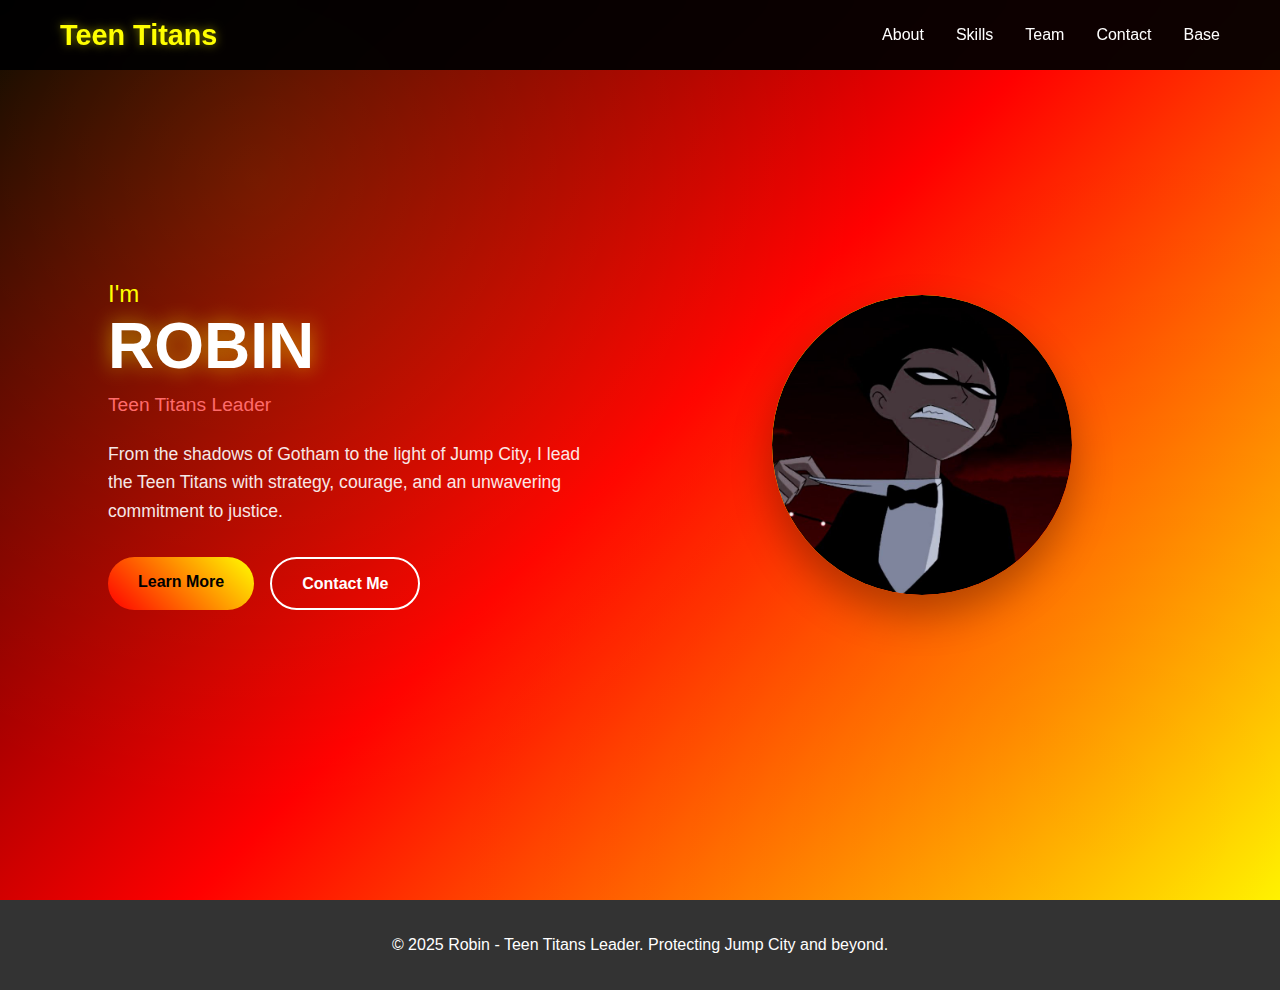
<file: index.html>
<!DOCTYPE html>
<html lang="en">
  <head>
    <meta charset="UTF-8" />
    <meta name="viewport" content="width=device-width, initial-scale=1.0" />
    <title>Robin - Teen Titans Leader</title>
    <link rel="stylesheet" href="./assets/css/style.css" />
  </head>
  <body>
    <nav class="navbar">
      <div class="nav-container">
        <div class="nav-logo">
          <span class="logo-text">Teen Titans</span>
        </div>
        <ul class="nav-menu">
          <li><a href="pages/page1/index.html" class="nav-link">About</a></li>
          <li><a href="pages/page2/index.html" class="nav-link">Skills</a></li>
          <li><a href="pages/page3/index.html" class="nav-link">Team</a></li>
          <li><a href="pages/page4/index.html" class="nav-link">Contact</a></li>
          <li><a href="pages/page5/index.html" class="nav-link">Base</a></li>
        </ul>
        <div class="hamburger">
          <span></span>
          <span></span>
          <span></span>
        </div>
      </div>
    </nav>

    <section class="hero">
      <div class="hero-container">
        <div class="hero-content">
          <h1 class="hero-title">
            <span class="title-line">I'm</span>
            <span class="title-name">ROBIN</span>
            <span class="title-subtitle">Teen Titans Leader</span>
          </h1>
          <p class="hero-description">
            From the shadows of Gotham to the light of Jump City, I lead the
            Teen Titans with strategy, courage, and an unwavering commitment to
            justice.
          </p>
          <div class="hero-buttons">
            <a href="about.html" class="btn btn-primary">Learn More</a>
            <a href="contact.html" class="btn btn-secondary">Contact Me</a>
          </div>
        </div>
        <div class="hero-image">
          <div class="hero-avatar">
            <div class="avatar-circle">
              <img
                src="./assets/img/Robin-1.jpg"
                alt="Robin"
                class="avatar-image"
              />
            </div>
          </div>
        </div>
      </div>
    </section>

    <footer class="footer">
      <div class="container">
        <p>
          &copy; 2025 Robin - Teen Titans Leader. Protecting Jump City and
          beyond.
        </p>
      </div>
    </footer>
  </body>
</html>
</file>
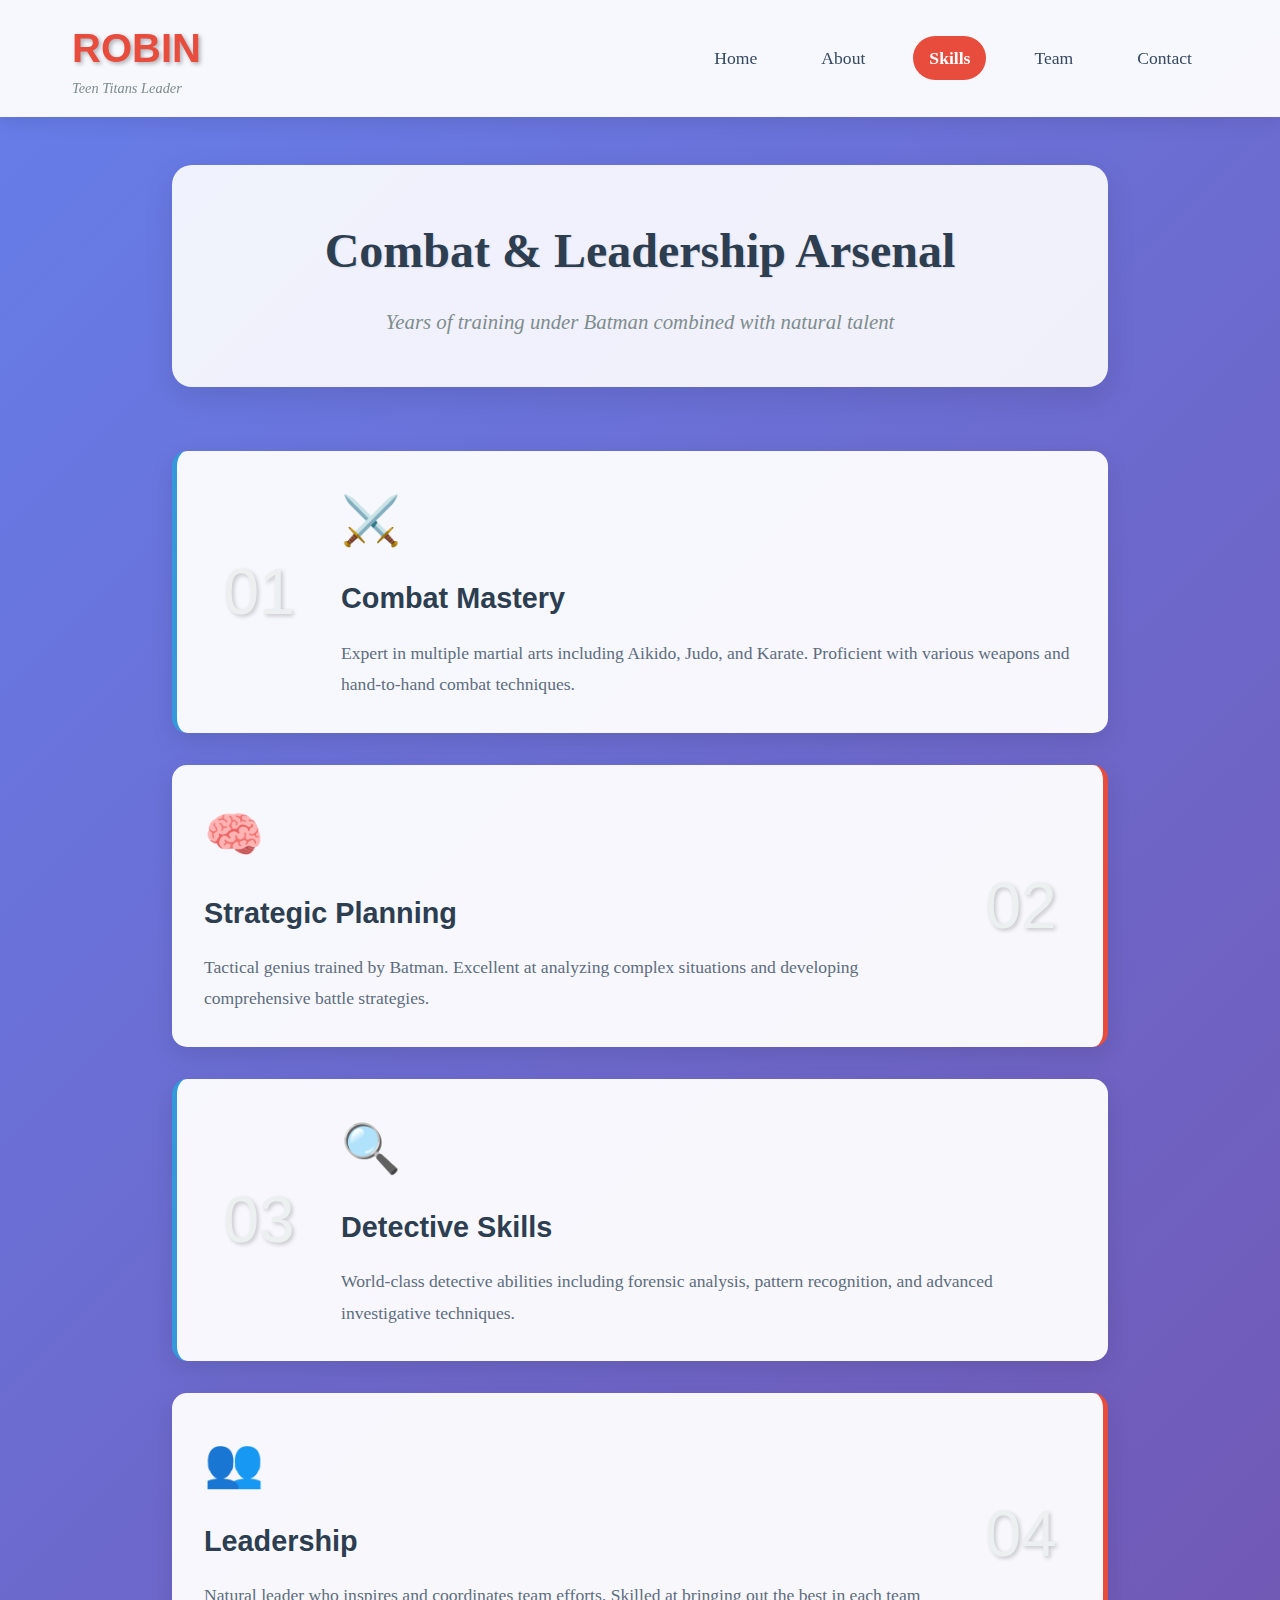
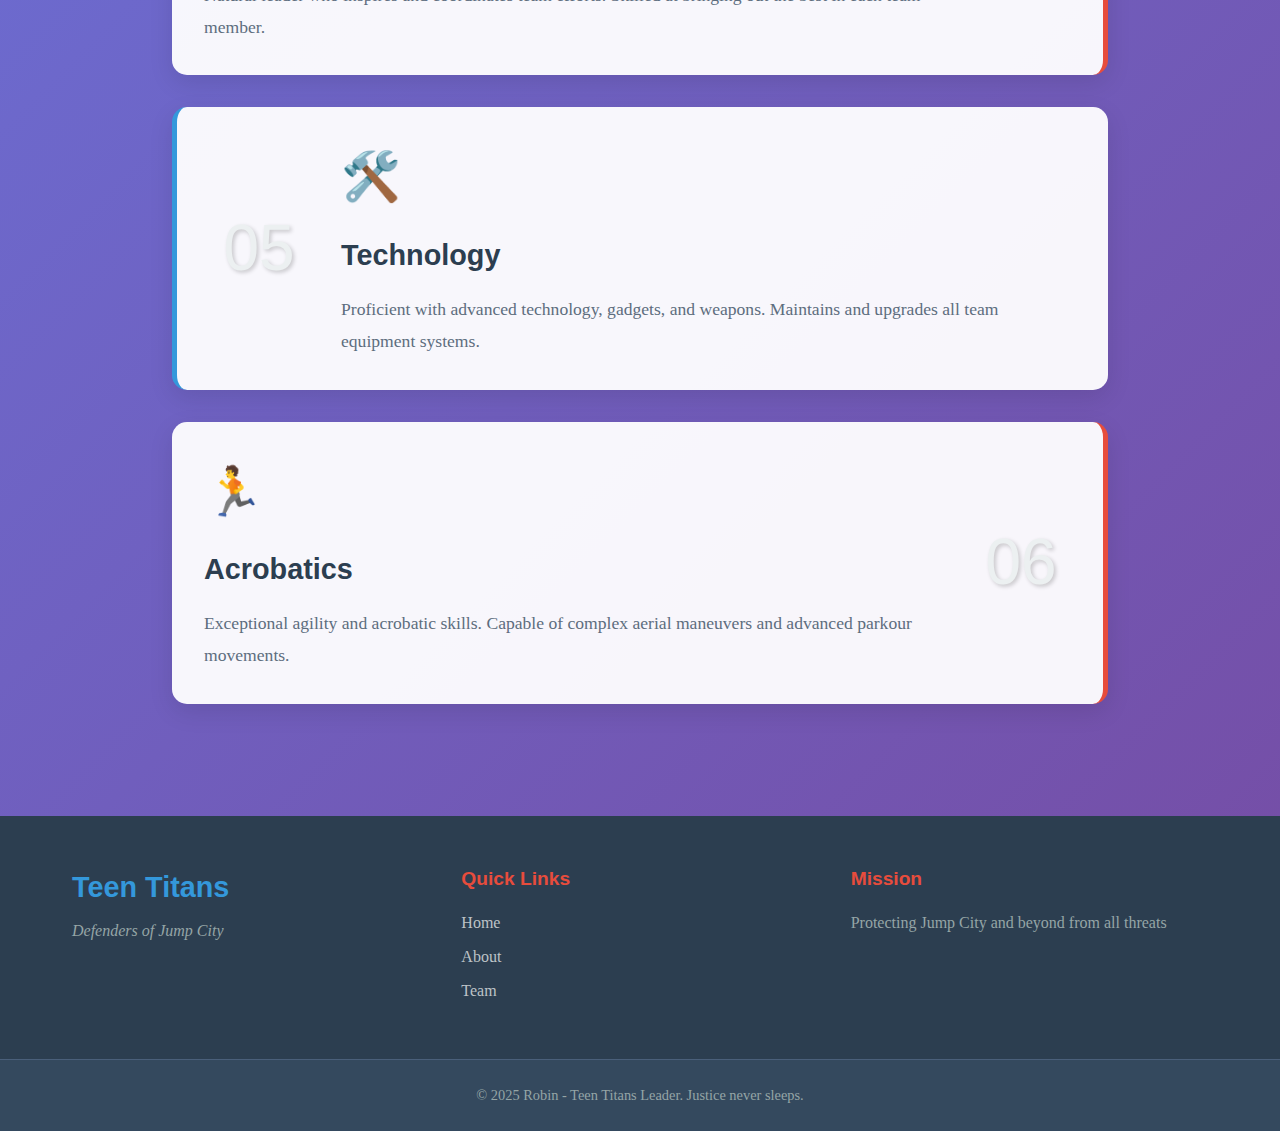
<file: pages/page2/index.html>
<!DOCTYPE html>
<html lang="en">
<head>
    <meta charset="UTF-8">
    <meta name="viewport" content="width=device-width, initial-scale=1.0">
    <title>About - Robin Teen Titans Leader</title>
    <link rel="stylesheet" href="./assets/css/style.css">
</head>
</head>
<body>
    <header class="header">
        <div class="header-content">
            <div class="brand">
                <h1>ROBIN</h1>
                <span class="subtitle">Teen Titans Leader</span>
            </div>
            <nav class="navigation">
                <a href="../index.html" class="nav-item">Home</a>
                <a href="../page1/index.html" class="nav-item">About</a>
                <a href="../page2/index.html" class="nav-item current">Skills</a>
                <a href="../page3/index.html" class="nav-item">Team</a>
                <a href="../page4/index.html" class="nav-item">Contact</a>
            </nav>
        </div>
    </header>

    <main class="main-content">
        <div class="hero-section">
            <h2 class="hero-title">Combat & Leadership Arsenal</h2>
            <p class="hero-description">Years of training under Batman combined with natural talent</p>
        </div>

        <div class="skills-showcase">
            <div class="skill-item">
                <div class="skill-number">01</div>
                <div class="skill-content">
                    <div class="skill-symbol">⚔️</div>
                    <h3 class="skill-name">Combat Mastery</h3>
                    <p class="skill-desc">Expert in multiple martial arts including Aikido, Judo, and Karate. Proficient with various weapons and hand-to-hand combat techniques.</p>
                </div>
            </div>

            <div class="skill-item">
                <div class="skill-number">02</div>
                <div class="skill-content">
                    <div class="skill-symbol">🧠</div>
                    <h3 class="skill-name">Strategic Planning</h3>
                    <p class="skill-desc">Tactical genius trained by Batman. Excellent at analyzing complex situations and developing comprehensive battle strategies.</p>
                </div>
            </div>

            <div class="skill-item">
                <div class="skill-number">03</div>
                <div class="skill-content">
                    <div class="skill-symbol">🔍</div>
                    <h3 class="skill-name">Detective Skills</h3>
                    <p class="skill-desc">World-class detective abilities including forensic analysis, pattern recognition, and advanced investigative techniques.</p>
                </div>
            </div>

            <div class="skill-item">
                <div class="skill-number">04</div>
                <div class="skill-content">
                    <div class="skill-symbol">👥</div>
                    <h3 class="skill-name">Leadership</h3>
                    <p class="skill-desc">Natural leader who inspires and coordinates team efforts. Skilled at bringing out the best in each team member.</p>
                </div>
            </div>

            <div class="skill-item">
                <div class="skill-number">05</div>
                <div class="skill-content">
                    <div class="skill-symbol">🛠️</div>
                    <h3 class="skill-name">Technology</h3>
                    <p class="skill-desc">Proficient with advanced technology, gadgets, and weapons. Maintains and upgrades all team equipment systems.</p>
                </div>
            </div>

            <div class="skill-item">
                <div class="skill-number">06</div>
                <div class="skill-content">
                    <div class="skill-symbol">🏃</div>
                    <h3 class="skill-name">Acrobatics</h3>
                    <p class="skill-desc">Exceptional agility and acrobatic skills. Capable of complex aerial maneuvers and advanced parkour movements.</p>
                </div>
            </div>
        </div>
    </main>

    <footer class="bottom-section">
        <div class="footer-grid">
            <div class="footer-brand">
                <h3>Teen Titans</h3>
                <p>Defenders of Jump City</p>
            </div>
            <div class="footer-links">
                <h4>Quick Links</h4>
                <ul>
                    <li><a href="index.html">Home</a></li>
                    <li><a href="about.html">About</a></li>
                    <li><a href="team.html">Team</a></li>
                </ul>
            </div>
            <div class="footer-contact">
                <h4>Mission</h4>
                <p>Protecting Jump City and beyond from all threats</p>
            </div>
        </div>
        <div class="footer-bottom">
            <p>&copy; 2025 Robin - Teen Titans Leader. Justice never sleeps.</p>
        </div>
    </footer>
</body>
</html>
</file>
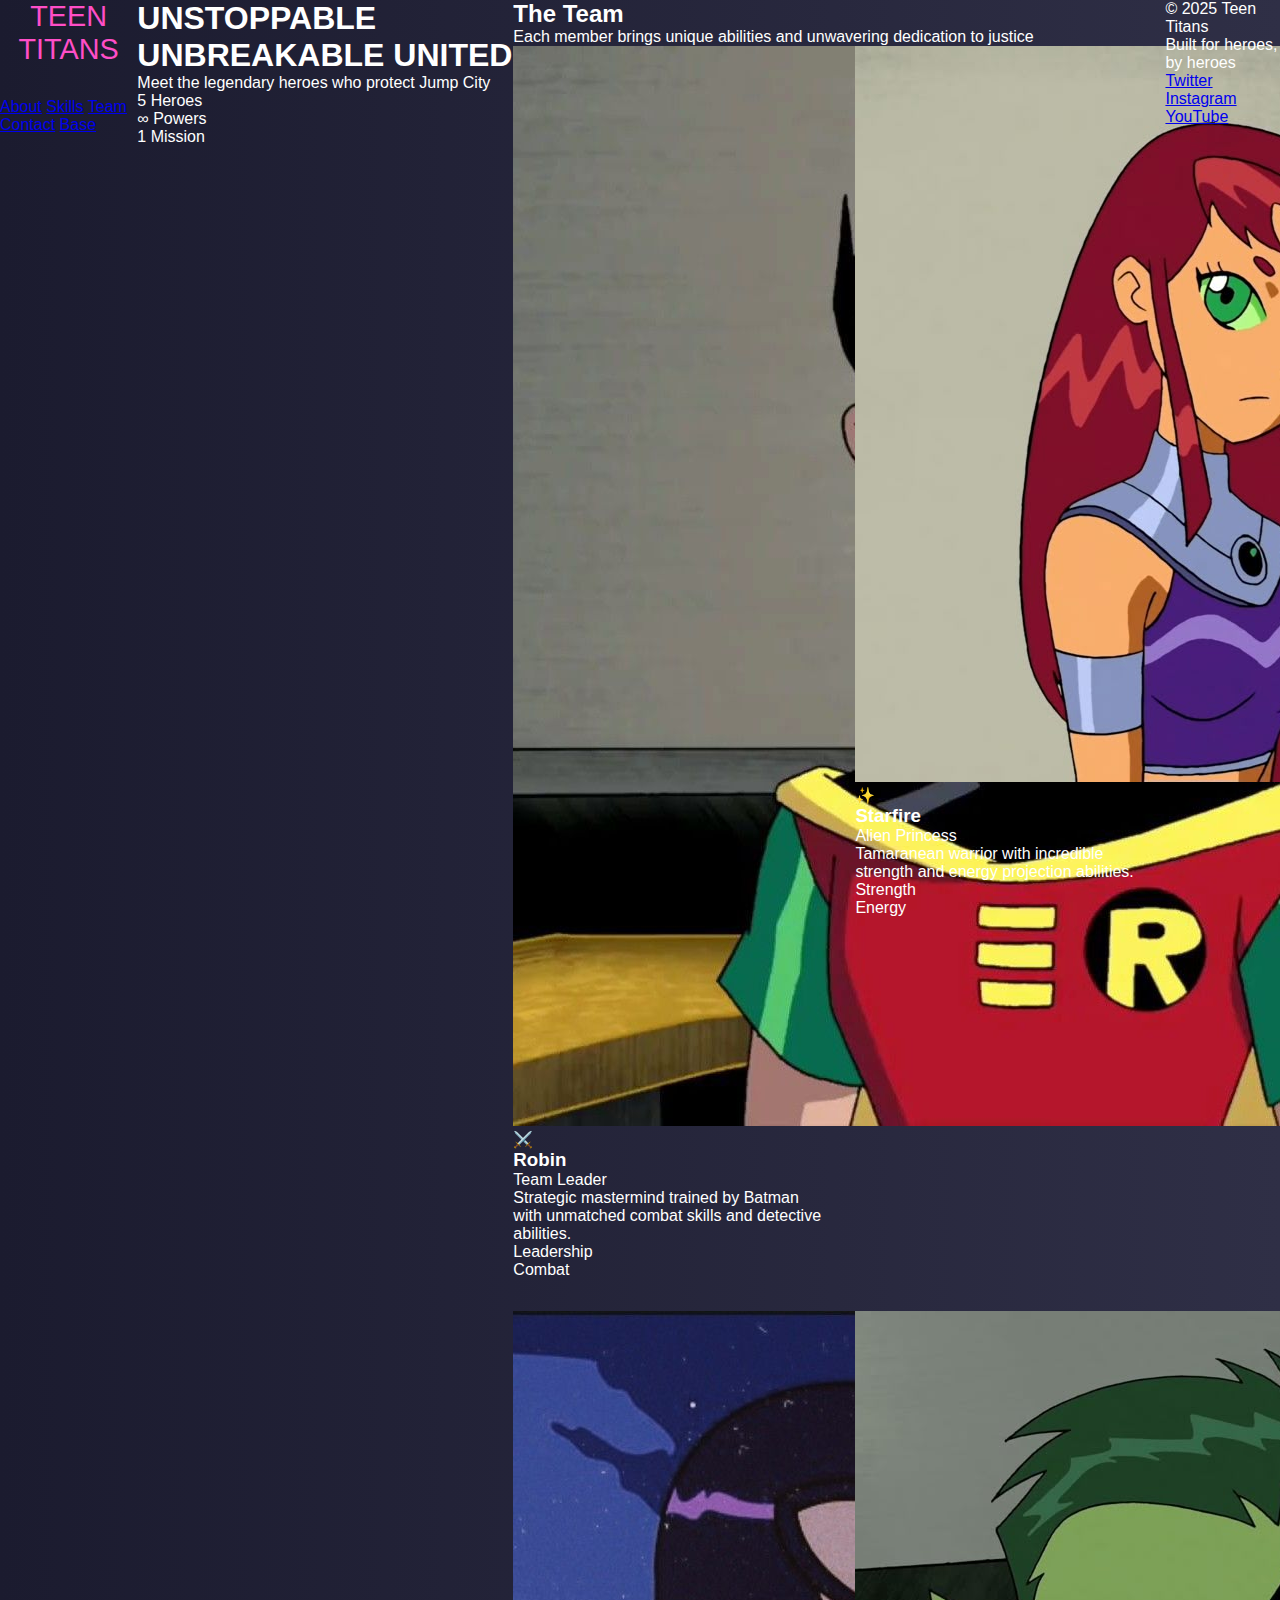
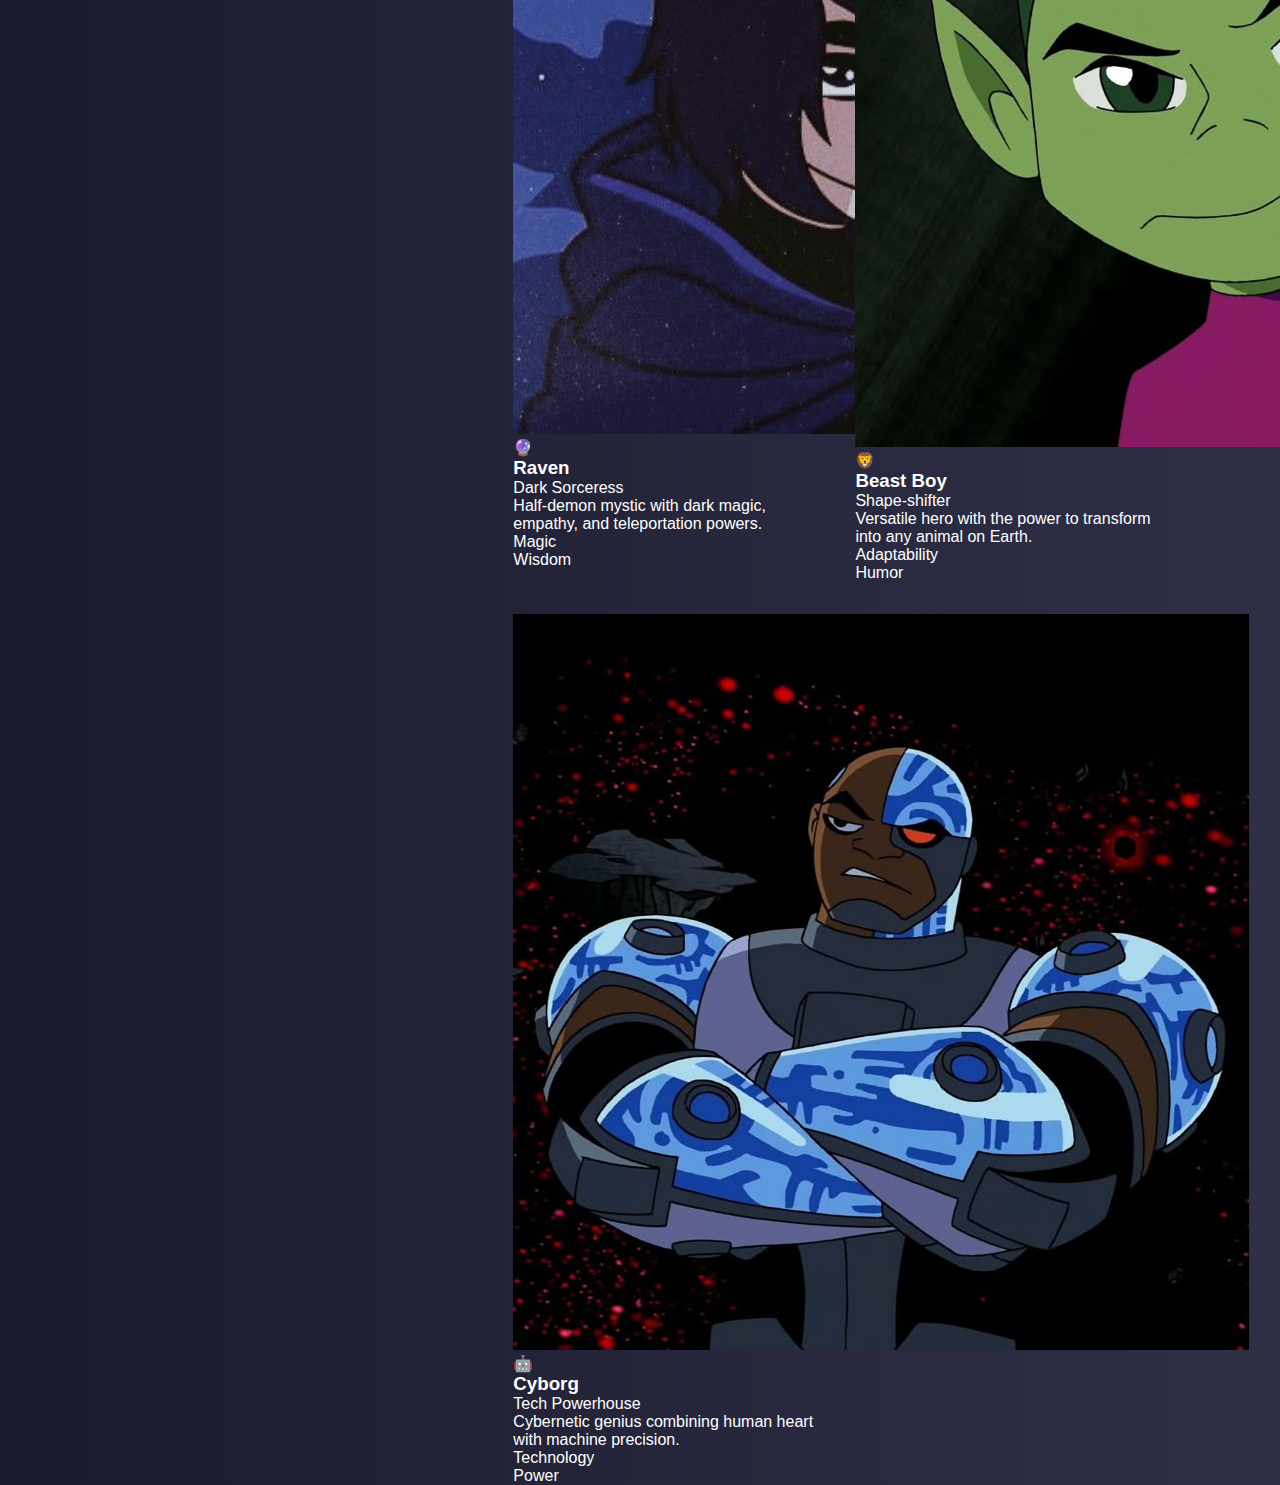
<file: pages/page3/index.html>
<!DOCTYPE html>
<html lang="en">
<head>
    <meta charset="UTF-8">
    <meta name="viewport" content="width=device-width, initial-scale=1.0">
    <title>Teen Titans - Meet the Team</title>
    <link rel="stylesheet" href="./assets/css/style.css">
    <link href="https://fonts.googleapis.com/css2?family=Orbitron:wght@400;700;900&family=Inter:wght@300;400;500;600&display=swap" rel="stylesheet">
</head>
<body>
    <!-- Top Navigation -->
    <header class="navbar">
        <div class="nav-container">
            <div class="logo">
                <span class="logo-text">TEEN</span>
                <span class="logo-accent">TITANS</span>
            </div>
            <nav class="nav-menu">
                <a href="../page1/index.html/" class="nav-link">About</a>
                <a href="../page2/index.html" class="nav-link">Skills</a>
                <a href="../page3/index.html" class="nav-link active">Team</a>
                <a href="../page4/index.html" class="nav-link">Contact</a>
                <a href="../page1/index.html/" class="nav-link">Base</a>
            </nav>
            <div class="nav-toggle">
                <span></span>
                <span></span>
                <span></span>
            </div>
        </div>
    </header>

    <!-- Hero Section -->
    <section class="hero">
        <div class="hero-background"></div>
        <div class="hero-content">
            <h1 class="hero-title">
                <span class="hero-line">UNSTOPPABLE</span>
                <span class="hero-line">UNBREAKABLE</span>
                <span class="hero-line">UNITED</span>
            </h1>
            <p class="hero-subtitle">Meet the legendary heroes who protect Jump City</p>
            <div class="hero-stats">
                <div class="stat">
                    <span class="stat-number">5</span>
                    <span class="stat-label">Heroes</span>
                </div>
                <div class="stat">
                    <span class="stat-number">∞</span>
                    <span class="stat-label">Powers</span>
                </div>
                <div class="stat">
                    <span class="stat-number">1</span>
                    <span class="stat-label">Mission</span>
                </div>
            </div>
        </div>
    </section>

    <!-- Team Section -->
    <section class="team-section">
        <div class="container">
            <div class="section-header">
                <h2 class="section-title">The Team</h2>
                <p class="section-description">Each member brings unique abilities and unwavering dedication to justice</p>
            </div>
            
            <div class="team-grid">
                <article class="team-card">
                    <div class="card-image">
                        <img src="./assets/img/Robin - team.jpg" alt="Robin">
                        <div class="card-overlay">
                            <div class="card-icon">⚔️</div>
                        </div>
                    </div>
                    <div class="card-content">
                        <h3 class="card-name">Robin</h3>
                        <span class="card-role">Team Leader</span>
                        <p class="card-description">Strategic mastermind trained by Batman with unmatched combat skills and detective abilities.</p>
                        <div class="card-stats">
                            <div class="stat-bar">
                                <span class="stat-label">Leadership</span>
                                <div class="stat-progress" style="--progress: 95%"></div>
                            </div>
                            <div class="stat-bar">
                                <span class="stat-label">Combat</span>
                                <div class="stat-progress" style="--progress: 90%"></div>
                            </div>
                        </div>
                    </div>
                </article>

                <article class="team-card">
                    <div class="card-image">
                        <img src="./assets/img/Startfire - team.jpg" alt="Starfire">
                        <div class="card-overlay">
                            <div class="card-icon">✨</div>
                        </div>
                    </div>
                    <div class="card-content">
                        <h3 class="card-name">Starfire</h3>
                        <span class="card-role">Alien Princess</span>
                        <p class="card-description">Tamaranean warrior with incredible strength and energy projection abilities.</p>
                        <div class="card-stats">
                            <div class="stat-bar">
                                <span class="stat-label">Strength</span>
                                <div class="stat-progress" style="--progress: 98%"></div>
                            </div>
                            <div class="stat-bar">
                                <span class="stat-label">Energy</span>
                                <div class="stat-progress" style="--progress: 95%"></div>
                            </div>
                        </div>
                    </div>
                </article>

                <article class="team-card">
                    <div class="card-image">
                        <img src="./assets/img/Raven - team.jpg" alt="Raven">
                        <div class="card-overlay">
                            <div class="card-icon">🔮</div>
                        </div>
                    </div>
                    <div class="card-content">
                        <h3 class="card-name">Raven</h3>
                        <span class="card-role">Dark Sorceress</span>
                        <p class="card-description">Half-demon mystic with dark magic, empathy, and teleportation powers.</p>
                        <div class="card-stats">
                            <div class="stat-bar">
                                <span class="stat-label">Magic</span>
                                <div class="stat-progress" style="--progress: 100%"></div>
                            </div>
                            <div class="stat-bar">
                                <span class="stat-label">Wisdom</span>
                                <div class="stat-progress" style="--progress: 92%"></div>
                            </div>
                        </div>
                    </div>
                </article>

                <article class="team-card">
                    <div class="card-image">
                        <img src="./assets/img/Beastboy - team.jpg" alt="Beast Boy">
                        <div class="card-overlay">
                            <div class="card-icon">🦁</div>
                        </div>
                    </div>
                    <div class="card-content">
                        <h3 class="card-name">Beast Boy</h3>
                        <span class="card-role">Shape-shifter</span>
                        <p class="card-description">Versatile hero with the power to transform into any animal on Earth.</p>
                        <div class="card-stats">
                            <div class="stat-bar">
                                <span class="stat-label">Adaptability</span>
                                <div class="stat-progress" style="--progress: 96%"></div>
                            </div>
                            <div class="stat-bar">
                                <span class="stat-label">Humor</span>
                                <div class="stat-progress" style="--progress: 100%"></div>
                            </div>
                        </div>
                    </div>
                </article>

                <article class="team-card">
                    <div class="card-image">
                        <img src="./assets/img/Cyborg - team.jpg" alt="Cyborg">
                        <div class="card-overlay">
                            <div class="card-icon">🤖</div>
                        </div>
                    </div>
                    <div class="card-content">
                        <h3 class="card-name">Cyborg</h3>
                        <span class="card-role">Tech Powerhouse</span>
                        <p class="card-description">Cybernetic genius combining human heart with machine precision.</p>
                        <div class="card-stats">
                            <div class="stat-bar">
                                <span class="stat-label">Technology</span>
                                <div class="stat-progress" style="--progress: 100%"></div>
                            </div>
                            <div class="stat-bar">
                                <span class="stat-label">Power</span>
                                <div class="stat-progress" style="--progress: 94%"></div>
                            </div>
                        </div>
                    </div>
                </article>
            </div>
        </div>
    </section>

    <!-- Footer -->
    <footer class="footer">
        <div class="footer-content">
            <div class="footer-text">
                <p>&copy; 2025 Teen Titans</p>
                <span>Built for heroes, by heroes</span>
            </div>
            <div class="footer-social">
                <a href="#" class="social-link">Twitter</a>
                <a href="#" class="social-link">Instagram</a>
                <a href="#" class="social-link">YouTube</a>
            </div>
        </div>
    </footer>
</body>
</html>
</file>
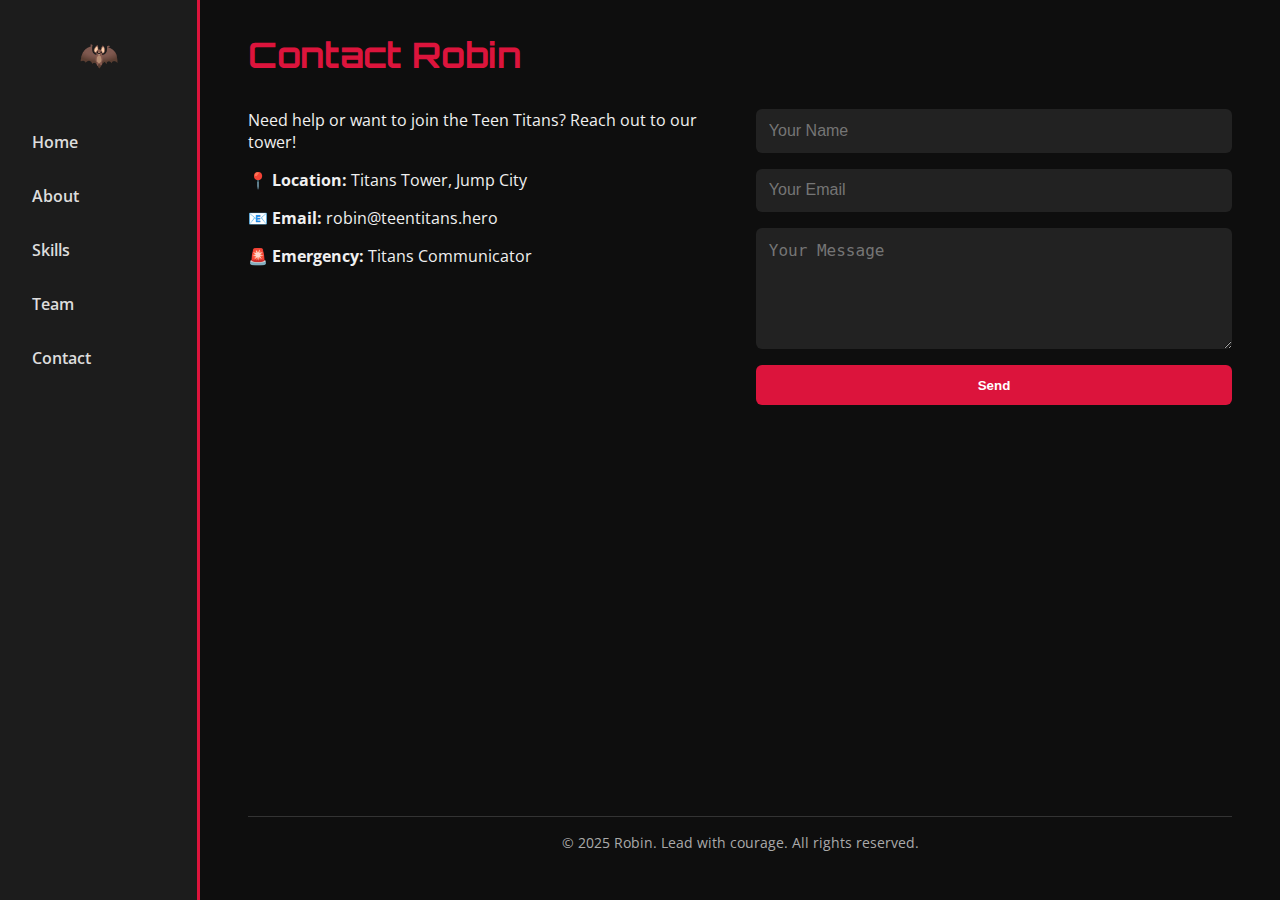
<file: pages/page4/index.html>
<!DOCTYPE html>
<html lang="en">
<head>
    <meta charset="UTF-8" />
    <meta name="viewport" content="width=device-width, initial-scale=1.0" />
    <title>Contact - Robin Teen Titans Leader</title>
    <link rel="stylesheet" href="./assets/style.css" />
    <link href="https://fonts.googleapis.com/css2?family=Orbitron:wght@500&family=Open+Sans:wght@400;600&display=swap" rel="stylesheet">
</head>
<body>

    <!-- Sidebar Navigation -->
    <aside class="sidebar">
        <div class="sidebar-logo">🦇</div>
        <ul class="sidebar-menu">
            <li><a href="../../index.html">Home</a></li>
            <li><a href="../page1/index.html">About</a></li>
            <li><a href="../page2/index.html">Skills</a></li>
            <li><a href="../page3/index.html">Team</a></li>
            <li><a href="../page4/index.html">Contact</a></li>
        </ul>
    </aside>

    <!-- Main Content -->
    <main class="main-content">
        <section class="contact-section">
            <h1 class="section-title">Contact Robin</h1>
            <div class="contact-wrapper">
                <div class="contact-details">
                    <p>Need help or want to join the Teen Titans? Reach out to our tower!</p>
                    <div class="contact-info">
                        <div><strong>📍 Location:</strong> Titans Tower, Jump City</div>
                        <div><strong>📧 Email:</strong> robin@teentitans.hero</div>
                        <div><strong>🚨 Emergency:</strong> Titans Communicator</div>
                    </div>
                </div>
                <div class="contact-form">
                    <form>
                        <input type="text" placeholder="Your Name" required>
                        <input type="email" placeholder="Your Email" required>
                        <textarea rows="5" placeholder="Your Message" required></textarea>
                        <button type="submit">Send</button>
                    </form>
                </div>
            </div>
        </section>
        <footer class="footer">
            <p>&copy; 2025 Robin. Lead with courage. All rights reserved.</p>
        </footer>
    </main>

</body>
</html>
</file>
<file: assets/css/style.css>
* {
    margin: 0;
    padding: 0;
    box-sizing: border-box;
}

body {
    font-family: 'Segoe UI', Tahoma, Geneva, Verdana, sans-serif;
    line-height: 1.6;
    color: #333;
    overflow-x: hidden;
}

.container {
    max-width: 1200px;
    margin: 0 auto;
    padding: 0 20px;
}

/* Navigation Styles */
.navbar {
    position: fixed;
    top: 0;
    width: 100%;
    background: rgba(0, 0, 0, 0.95);
    backdrop-filter: blur(10px);
    z-index: 1000;
    transition: all 0.3s ease;
}

.nav-container {
    max-width: 1200px;
    margin: 0 auto;
    padding: 0 20px;
    display: flex;
    justify-content: space-between;
    align-items: center;
    height: 70px;
}

.nav-logo .logo-text {
    font-size: 1.8rem;
    font-weight: bold;
    color: #ffff00;
    text-shadow: 0 0 10px rgba(255, 255, 0, 0.5);
}

.nav-menu {
    display: flex;
    list-style: none;
    gap: 2rem;
}

.nav-link {
    color: #fff;
    text-decoration: none;
    font-weight: 500;
    transition: all 0.3s ease;
    position: relative;
}

.nav-link:hover,
.nav-link.active {
    color: #ffff00;
}

.nav-link::after {
    content: '';
    position: absolute;
    bottom: -5px;
    left: 0;
    width: 0;
    height: 2px;
    background: #ffff00;
    transition: width 0.3s ease;
}

.nav-link:hover::after,
.nav-link.active::after {
    width: 100%;
}

.hamburger {
    display: none;
    flex-direction: column;
    cursor: pointer;
}

.hamburger span {
    width: 25px;
    height: 3px;
    background: #fff;
    margin: 3px 0;
    transition: 0.3s;
}

/* Hero Section */
.hero {
    min-height: 100vh;
    background: linear-gradient(135deg, #000000, #ff0000, #ffff00);
    display: flex;
    align-items: center;
    padding-top: 70px;
    position: relative;
}

.hero::before {
    content: '';
    position: absolute;
    top: 0;
    left: 0;
    right: 0;
    bottom: 0;
    background: 
        radial-gradient(circle at 20% 20%, rgba(255, 255, 0, 0.1) 0%, transparent 50%),
        radial-gradient(circle at 80% 80%, rgba(255, 0, 0, 0.1) 0%, transparent 50%);
    animation: float 6s ease-in-out infinite;
}

@keyframes float {
    0%, 100% { transform: translateY(0px); }
    50% { transform: translateY(-20px); }
}

.hero-container {
    max-width: 1200px;
    margin: 0 auto;
    padding: 0 20px;
    display: grid;
    grid-template-columns: 1fr 1fr;
    gap: 4rem;
    align-items: center;
    position: relative;
    z-index: 2;
}

.hero-content {
    color: #fff;
}

.hero-title {
    font-size: 3.5rem;
    font-weight: 900;
    line-height: 1.2;
    margin-bottom: 1.5rem;
}

.title-line {
    display: block;
    font-size: 1.5rem;
    color: #ffff00;
    font-weight: 400;
}

.title-name {
    display: block;
    font-size: 4rem;
    color: #fff;
    text-shadow: 0 0 20px rgba(255, 255, 0, 0.5);
    animation: glow 2s ease-in-out infinite alternate;
}

@keyframes glow {
    from { text-shadow: 0 0 20px rgba(255, 255, 0, 0.5); }
    to { text-shadow: 0 0 30px rgba(255, 255, 0, 0.8), 0 0 40px rgba(255, 255, 0, 0.3); }
}

.title-subtitle {
    display: block;
    font-size: 1.2rem;
    color: #ff6b6b;
    font-weight: 300;
    margin-top: 0.5rem;
}

.hero-description {
    font-size: 1.1rem;
    margin-bottom: 2rem;
    opacity: 0.9;
    max-width: 500px;
}

.hero-buttons {
    display: flex;
    gap: 1rem;
    flex-wrap: wrap;
}

.btn {
    padding: 12px 30px;
    border: none;
    border-radius: 50px;
    font-weight: 600;
    text-decoration: none;
    transition: all 0.3s ease;
    cursor: pointer;
    position: relative;
    overflow: hidden;
}

.btn-primary {
    background: linear-gradient(45deg, #ff0000, #ffff00);
    color: #000;
}

.btn-primary:hover {
    transform: translateY(-2px);
    box-shadow: 0 10px 20px rgba(255, 0, 0, 0.3);
}

.btn-secondary {
    background: transparent;
    color: #fff;
    border: 2px solid #fff;
}

.btn-secondary:hover {
    background: #fff;
    color: #000;
}

.hero-image {
    display: flex;
    justify-content: center;
    align-items: center;
}

.hero-avatar {
    position: relative;
}

.avatar-circle {
    width: 300px;
    height: 300px;
    border-radius: 50%;
    background: linear-gradient(135deg, #ffff00, #ff0000);
    display: flex;
    align-items: center;
    justify-content: center;
    font-size: 8rem;
    font-weight: bold;
    color: #000;
    box-shadow: 0 20px 40px rgba(0, 0, 0, 0.3);
    animation: pulse 3s ease-in-out infinite;
}

@keyframes pulse {
    0%, 100% { transform: scale(1); }
    50% { transform: scale(1.05); }
}

/* Section Styles */
section {
    padding: 80px 0;
}

.section-title {
    text-align: center;
    font-size: 2.5rem;
    margin-bottom: 3rem;
    color: #333;
    position: relative;
}

.section-title::after {
    content: '';
    position: absolute;
    bottom: -10px;
    left: 50%;
    transform: translateX(-50%);
    width: 80px;
    height: 4px;
    background: linear-gradient(45deg, #ff0000, #ffff00);
    border-radius: 2px;
}

/* About Section */
.about {
    background: #f8f9fa;
    min-height: 100vh;
    padding-top: 120px;
}

.about-content {
    display: grid;
    grid-template-columns: 1fr 1fr;
    gap: 4rem;
    align-items: center;
}

.about-text h3 {
    font-size: 1.8rem;
    margin-bottom: 1rem;
    color: #333;
}

.about-text p {
    margin-bottom: 1.5rem;
    color: #666;
    font-size: 1.1rem;
}

.about-stats {
    display: flex;
    gap: 2rem;
    margin-top: 2rem;
}

.stat {
    text-align: center;
}

.stat h4 {
    font-size: 2rem;
    color: #ff0000;
    margin-bottom: 0.5rem;
}

.stat p {
    color: #666;
    font-size: 0.9rem;
}

.about-image {
    display: flex;
    justify-content: center;
}

.image-placeholder {
    width: 300px;
    height: 300px;
    background: linear-gradient(135deg, #333, #ff0000);
    border-radius: 20px;
    display: flex;
    align-items: center;
    justify-content: center;
    color: #fff;
    font-size: 3rem;
    font-weight: bold;
    box-shadow: 0 20px 40px rgba(0, 0, 0, 0.1);
}

/* Skills Section */
.skills {
    min-height: 100vh;
    padding-top: 120px;
}

.skills-grid {
    display: grid;
    grid-template-columns: repeat(auto-fit, minmax(300px, 1fr));
    gap: 2rem;
}

.skill-card {
    background: #fff;
    padding: 2rem;
    border-radius: 15px;
    text-align: center;
    box-shadow: 0 10px 30px rgba(0, 0, 0, 0.1);
    transition: transform 0.3s ease;
}

.skill-card:hover {
    transform: translateY(-5px);
}

.skill-icon {
    font-size: 3rem;
    margin-bottom: 1rem;
}

.skill-card h3 {
    margin-bottom: 1rem;
    color: #333;
}

.skill-card p {
    color: #666;
}

/* Team Section */
.team {
    background: #f8f9fa;
    min-height: 100vh;
    padding-top: 120px;
}

.team-grid {
    display: grid;
    grid-template-columns: repeat(auto-fit, minmax(250px, 1fr));
    gap: 2rem;
    justify-items: center;
    max-width: 1400px;
    margin: 0 auto;
}

.team-member {
    background: #fff;
    padding: 2rem;
    border-radius: 15px;
    text-align: center;
    box-shadow: 0 10px 30px rgba(0, 0, 0, 0.1);
    transition: transform 0.3s ease;
}

.team-member:hover {
    transform: translateY(-5px);
}

.member-avatar {
    width: 80px;
    height: 80px;
    border-radius: 50%;
    background: linear-gradient(135deg, #ff0000, #ffff00);
    display: flex;
    align-items: center;
    justify-content: center;
    font-size: 2rem;
    font-weight: bold;
    color: #000;
    margin: 0 auto 1rem;
    overflow: hidden;
    position: relative;
}

.member-avatar img {
    width: 100%;
    height: 100%;
    object-fit: cover;
    border-radius: 50%;
    position: absolute;
    top: 0;
    left: 0;
}

/* Add this to your existing CSS file */
.avatar-circle {
    width: 300px;
    height: 300px;
    border-radius: 50%;
    background: linear-gradient(135deg, #ffff00, #ff0000);
    display: flex;
    align-items: center;
    justify-content: center;
    font-size: 8rem;
    font-weight: bold;
    color: #000;
    box-shadow: 0 20px 40px rgba(0, 0, 0, 0.3);
    animation: pulse 3s ease-in-out infinite;
    overflow: hidden; /* This is important to contain the image */
    position: relative;
}

.avatar-image {
    width: 100%;
    height: 100%;
    object-fit: cover;
    border-radius: 50%;
    position: absolute;
    top: 0;
    left: 0;
}

/* Keep the avatar-text for fallback */
.avatar-text {
    font-size: 8rem;
    font-weight: bold;
    color: #000;
    z-index: 1;
}

.member-avatar span {
    font-size: 2rem;
    font-weight: bold;
    color: #000;
}

.about-img {
    max-width: 60%;
    border-radius: 1rem;
    box-shadow: 0 4px 20px rgba(0, 0, 0, 0.2);
}


.team-member h3 {
    margin-bottom: 1rem;
    color: #333;
}

.team-member p {
    color: #666;
}

/* Contact Section */
.contact {
    min-height: 100vh;
    padding-top: 120px;
}

.contact-content {
    display: grid;
    grid-template-columns: 1fr 1fr;
    gap: 4rem;
}

.contact-info h3 {
    margin-bottom: 1rem;
    color: #333;
}

.contact-info p {
    margin-bottom: 2rem;
    color: #666;
}

.contact-methods {
    display: flex;
    flex-direction: column;
    gap: 1.5rem;
}

.contact-method {
    display: flex;
    align-items: center;
    gap: 1rem;
}

.method-icon {
    font-size: 1.5rem;
    width: 50px;
    height: 50px;
    background: linear-gradient(135deg, #ff0000, #ffff00);
    border-radius: 50%;
    display: flex;
    align-items: center;
    justify-content: center;
}

.contact-method h4 {
    color: #333;
    margin-bottom: 0.25rem;
}

.contact-method p {
    color: #666;
}

.contact-form {
    background: #f8f9fa;
    padding: 2rem;
    border-radius: 15px;
}

.form-group {
    margin-bottom: 1.5rem;
}

.form-group input,
.form-group textarea {
    width: 100%;
    padding: 12px;
    border: 2px solid #e0e0e0;
    border-radius: 8px;
    font-size: 1rem;
    transition: border-color 0.3s ease;
}

.form-group input:focus,
.form-group textarea:focus {
    outline: none;
    border-color: #ff0000;
}

/* Footer */
.footer {
    background: #333;
    color: #fff;
    text-align: center;
    padding: 2rem 0;
}

/* Responsive Design */
@media (min-width: 1200px) {
    .team-grid {
        grid-template-columns: repeat(5, 1fr);
    }
}

@media (max-width: 1199px) and (min-width: 768px) {
    .team-grid {
        grid-template-columns: repeat(3, 1fr);
    }
}

@media (max-width: 767px) {
    .team-grid {
        grid-template-columns: repeat(2, 1fr);
    }
}

@media (max-width: 480px) {
    .team-grid {
        grid-template-columns: 1fr;
    }
}

@media (max-width: 768px) {
    .hamburger {
        display: flex;
    }

    .nav-menu {
        position: fixed;
        left: -100%;
        top: 70px;
        flex-direction: column;
        background: rgba(0, 0, 0, 0.95);
        width: 100%;
        text-align: center;
        transition: 0.3s;
        padding: 2rem 0;
    }

    .nav-menu.active {
        left: 0;
    }

    .nav-menu li {
        margin: 1rem 0;
    }

    .hero-container {
        grid-template-columns: 1fr;
        text-align: center;
    }

    .hero-title {
        font-size: 2.5rem;
    }

    .title-name {
        font-size: 3rem;
    }

    .avatar-circle {
        width: 200px;
        height: 200px;
        font-size: 5rem;
    }

    .about-content {
        grid-template-columns: 1fr;
    }

    .contact-content {
        grid-template-columns: 1fr;
    }

    .about-stats {
        justify-content: center;
    }

    .hero-buttons {
        justify-content: center;
    }
}
</file>
<file: pages/page4/assets/style.css>
@import url('https://fonts.googleapis.com/css2?family=Orbitron:wght@500&family=Open+Sans:wght@400;600&display=swap');

* {
    margin: 0;
    padding: 0;
    box-sizing: border-box;
}

body {
    font-family: 'Open Sans', sans-serif;
    background-color: #0e0e0e;
    color: #f0f0f0;
    display: flex;
    height: 100vh;
}

/* Sidebar Navigation */
.sidebar {
    background-color: #1c1c1c;
    padding: 2rem 1rem;
    width: 200px;
    display: flex;
    flex-direction: column;
    align-items: center;
    border-right: 3px solid crimson;
}

.sidebar-logo {
    font-size: 2rem;
    margin-bottom: 2rem;
    color: crimson;
}

.sidebar-menu {
    list-style: none;
    width: 100%;
}

.sidebar-menu li {
    margin: 1rem 0;
}

.sidebar-menu a {
    color: #ddd;
    text-decoration: none;
    font-weight: 600;
    display: block;
    padding: 0.5rem 1rem;
    transition: 0.3s;
    border-radius: 6px;
}

.sidebar-menu a.active,
.sidebar-menu a:hover {
    background-color: crimson;
    color: #fff;
}

/* Main Content */
.main-content {
    flex: 1;
    padding: 2rem 3rem;
    display: flex;
    flex-direction: column;
    justify-content: space-between;
}

.section-title {
    font-family: 'Orbitron', sans-serif;
    font-size: 2.2rem;
    margin-bottom: 2rem;
    color: crimson;
}

.contact-wrapper {
    display: flex;
    flex-wrap: wrap;
    gap: 2rem;
    justify-content: space-between;
}

.contact-details {
    flex: 1;
    min-width: 250px;
}

.contact-info div {
    margin: 1rem 0;
    font-size: 1rem;
}

.contact-form {
    flex: 1;
    min-width: 250px;
}

.contact-form form {
    display: flex;
    flex-direction: column;
}

.contact-form input,
.contact-form textarea {
    margin-bottom: 1rem;
    padding: 0.8rem;
    background: #222;
    border: none;
    color: #fff;
    border-radius: 6px;
    font-size: 1rem;
}

.contact-form button {
    padding: 0.8rem;
    background: crimson;
    color: white;
    border: none;
    font-weight: bold;
    cursor: pointer;
    border-radius: 6px;
    transition: background 0.3s;
}

.contact-form button:hover {
    background: darkred;
}

/* Footer */
.footer {
    text-align: center;
    margin-top: 3rem;
    padding: 1rem;
    font-size: 0.9rem;
    color: #aaa;
    border-top: 1px solid #333;
}
</file>
<file: pages/page2/assets/css/style.css>
/* Reset and Base Styles */
* {
    margin: 0;
    padding: 0;
    box-sizing: border-box;
}

body {
    font-family: 'Georgia', serif;
    line-height: 1.6;
    color: #2c3e50;
    background: linear-gradient(135deg, #667eea 0%, #764ba2 100%);
    min-height: 100vh;
}

/* Header Styles */
.header {
    background: rgba(255, 255, 255, 0.95);
    backdrop-filter: blur(10px);
    box-shadow: 0 4px 20px rgba(0, 0, 0, 0.1);
    position: sticky;
    top: 0;
    z-index: 100;
}

.header-content {
    max-width: 1200px;
    margin: 0 auto;
    padding: 1rem 2rem;
    display: flex;
    justify-content: space-between;
    align-items: center;
    flex-wrap: wrap;
}

.brand h1 {
    font-family: 'Arial Black', sans-serif;
    font-size: 2.5rem;
    color: #e74c3c;
    text-shadow: 2px 2px 4px rgba(0, 0, 0, 0.3);
    margin-bottom: -5px;
}

.subtitle {
    font-size: 0.9rem;
    color: #7f8c8d;
    font-style: italic;
    font-weight: 300;
}

.navigation {
    display: flex;
    gap: 2rem;
}

.nav-item {
    text-decoration: none;
    color: #34495e;
    font-weight: 500;
    font-size: 1.1rem;
    padding: 0.5rem 1rem;
    border-radius: 25px;
    transition: all 0.3s ease;
    position: relative;
}

.nav-item:hover {
    background: #3498db;
    color: white;
    transform: translateY(-2px);
}

.nav-item.current {
    background: #e74c3c;
    color: white;
    font-weight: 600;
}

/* Main Content */
.main-content {
    max-width: 1000px;
    margin: 0 auto;
    padding: 3rem 2rem;
}

.hero-section {
    text-align: center;
    margin-bottom: 4rem;
    background: rgba(255, 255, 255, 0.9);
    padding: 3rem;
    border-radius: 20px;
    box-shadow: 0 10px 30px rgba(0, 0, 0, 0.1);
}

.hero-title {
    font-family: 'Times New Roman', serif;
    font-size: 3rem;
    color: #2c3e50;
    margin-bottom: 1rem;
    text-shadow: 1px 1px 2px rgba(0, 0, 0, 0.1);
}

.hero-description {
    font-size: 1.3rem;
    color: #7f8c8d;
    font-style: italic;
    max-width: 600px;
    margin: 0 auto;
}

/* Skills Showcase */
.skills-showcase {
    display: flex;
    flex-direction: column;
    gap: 2rem;
}

.skill-item {
    background: rgba(255, 255, 255, 0.95);
    border-radius: 15px;
    padding: 2rem;
    display: flex;
    align-items: center;
    gap: 2rem;
    box-shadow: 0 8px 25px rgba(0, 0, 0, 0.1);
    transition: transform 0.3s ease, box-shadow 0.3s ease;
    border-left: 5px solid #3498db;
}

.skill-item:nth-child(even) {
    flex-direction: row-reverse;
    border-left: none;
    border-right: 5px solid #e74c3c;
}

.skill-item:hover {
    transform: translateY(-5px);
    box-shadow: 0 15px 40px rgba(0, 0, 0, 0.15);
}

.skill-number {
    font-family: 'Arial Black', sans-serif;
    font-size: 4rem;
    color: #ecf0f1;
    text-shadow: 2px 2px 4px rgba(0, 0, 0, 0.2);
    min-width: 100px;
    text-align: center;
}

.skill-content {
    flex: 1;
}

.skill-symbol {
    font-size: 3rem;
    margin-bottom: 1rem;
    display: block;
}

.skill-name {
    font-family: 'Trebuchet MS', sans-serif;
    font-size: 1.8rem;
    color: #2c3e50;
    margin-bottom: 1rem;
    font-weight: 600;
}

.skill-desc {
    font-size: 1.1rem;
    color: #5d6d7e;
    line-height: 1.8;
}

/* Footer */
.bottom-section {
    background: #2c3e50;
    color: #ecf0f1;
    margin-top: 4rem;
}

.footer-grid {
    max-width: 1200px;
    margin: 0 auto;
    padding: 3rem 2rem;
    display: grid;
    grid-template-columns: repeat(auto-fit, minmax(250px, 1fr));
    gap: 2rem;
}

.footer-brand h3 {
    font-family: 'Arial Black', sans-serif;
    font-size: 1.8rem;
    color: #3498db;
    margin-bottom: 0.5rem;
}

.footer-brand p {
    color: #95a5a6;
    font-style: italic;
}

.footer-links h4,
.footer-contact h4 {
    font-family: 'Trebuchet MS', sans-serif;
    color: #e74c3c;
    margin-bottom: 1rem;
    font-size: 1.2rem;
}

.footer-links ul {
    list-style: none;
}

.footer-links ul li {
    margin-bottom: 0.5rem;
}

.footer-links ul li a {
    color: #bdc3c7;
    text-decoration: none;
    transition: color 0.3s ease;
}

.footer-links ul li a:hover {
    color: #3498db;
}

.footer-contact p {
    color: #95a5a6;
    line-height: 1.6;
}

.footer-bottom {
    background: #34495e;
    text-align: center;
    padding: 1.5rem;
    border-top: 1px solid #4a5f7a;
}

.footer-bottom p {
    color: #95a5a6;
    font-size: 0.9rem;
}

/* Responsive Design */
@media (max-width: 768px) {
    .header-content {
        flex-direction: column;
        gap: 1rem;
    }
    
    .navigation {
        flex-wrap: wrap;
        justify-content: center;
    }
    
    .hero-title {
        font-size: 2rem;
    }
    
    .skill-item {
        flex-direction: column !important;
        text-align: center;
        border-left: none !important;
        border-right: none !important;
        border-top: 5px solid #3498db;
    }
    
    .skill-item:nth-child(even) {
        border-top: 5px solid #e74c3c;
    }
    
    .skill-number {
        font-size: 3rem;
    }
    
    .footer-grid {
        grid-template-columns: 1fr;
        text-align: center;
    }
}

@media (max-width: 480px) {
    .brand h1 {
        font-size: 2rem;
    }
    
    .hero-title {
        font-size: 1.8rem;
    }
    
    .hero-description {
        font-size: 1.1rem;
    }
    
    .skill-name {
        font-size: 1.5rem;
    }
    
    .skill-desc {
        font-size: 1rem;
    }
}
</file>
<file: pages/page3/assets/css/style.css>
/* Reset and Fonts */
* {
    margin: 0;
    padding: 0;
    box-sizing: border-box;
}

body {
    display: flex;
    font-family: 'Montserrat', sans-serif;
    background: linear-gradient(to right, #1b1b2f, #2f2f46);
    color: #fff;
}

/* Sidebar Styles */
.sidebar {
    width: 250px;
    min-height: 100vh;
    background-color: #12122c;
    padding: 2rem 1.5rem;
    display: flex;
    flex-direction: column;
    justify-content: space-between;
    position: fixed;
}

.logo {
    font-size: 1.8rem;
    font-family: 'Rajdhani', sans-serif;
    color: #ff4ec7;
    margin-bottom: 2rem;
    text-align: center;
}

.side-nav a {
    display: block;
    text-decoration: none;
    color: #ccc;
    margin: 1rem 0;
    padding: 0.5rem;
    border-left: 4px solid transparent;
    transition: all 0.3s ease;
    font-weight: bold;
}

.side-nav a:hover,
.side-nav a.active {
    color: #fff;
    border-left: 4px solid #ff4ec7;
    background-color: #1f1f3a;
}

.footer-top {
    text-align: center;
    font-size: 0.8rem;
    color: #777;
}

/* Main Content */
.main-content {
    margin-left: 250px;
    padding: 2rem;
    flex: 1;
}

/* Team Intro */
.team-intro {
    text-align: center;
    margin-bottom: 3rem;
}

.team-intro h1 {
    font-family: 'Rajdhani', sans-serif;
    font-size: 2.5rem;
    color: #ff4ec7;
    margin-bottom: 0.5rem;
}

.team-intro p {
    font-size: 1.1rem;
    color: #bbb;
}

/* Team Grid */
.team-grid {
    display: grid;
    grid-template-columns: repeat(auto-fit, minmax(240px, 1fr));
    gap: 2rem;
}

.card {
    background-color: #1a1a30;
    border-radius: 12px;
    padding: 1rem;
    text-align: center;
    box-shadow: 0 4px 10px rgba(0, 0, 0, 0.4);
    transition: transform 0.3s ease;
}

.card:hover {
    transform: translateY(-5px);
    background-color: #222240;
}

.card img {
    width: 100%;
    height: 240px;
    object-fit: cover;
    border-radius: 8px;
    margin-bottom: 1rem;
}

.card h3 {
    font-family: 'Rajdhani', sans-serif;
    font-size: 1.3rem;
    color: #ff4ec7;
    margin-bottom: 0.5rem;
}

.card p {
    font-size: 0.95rem;
    color: #d2d2d2;
}
</file>
